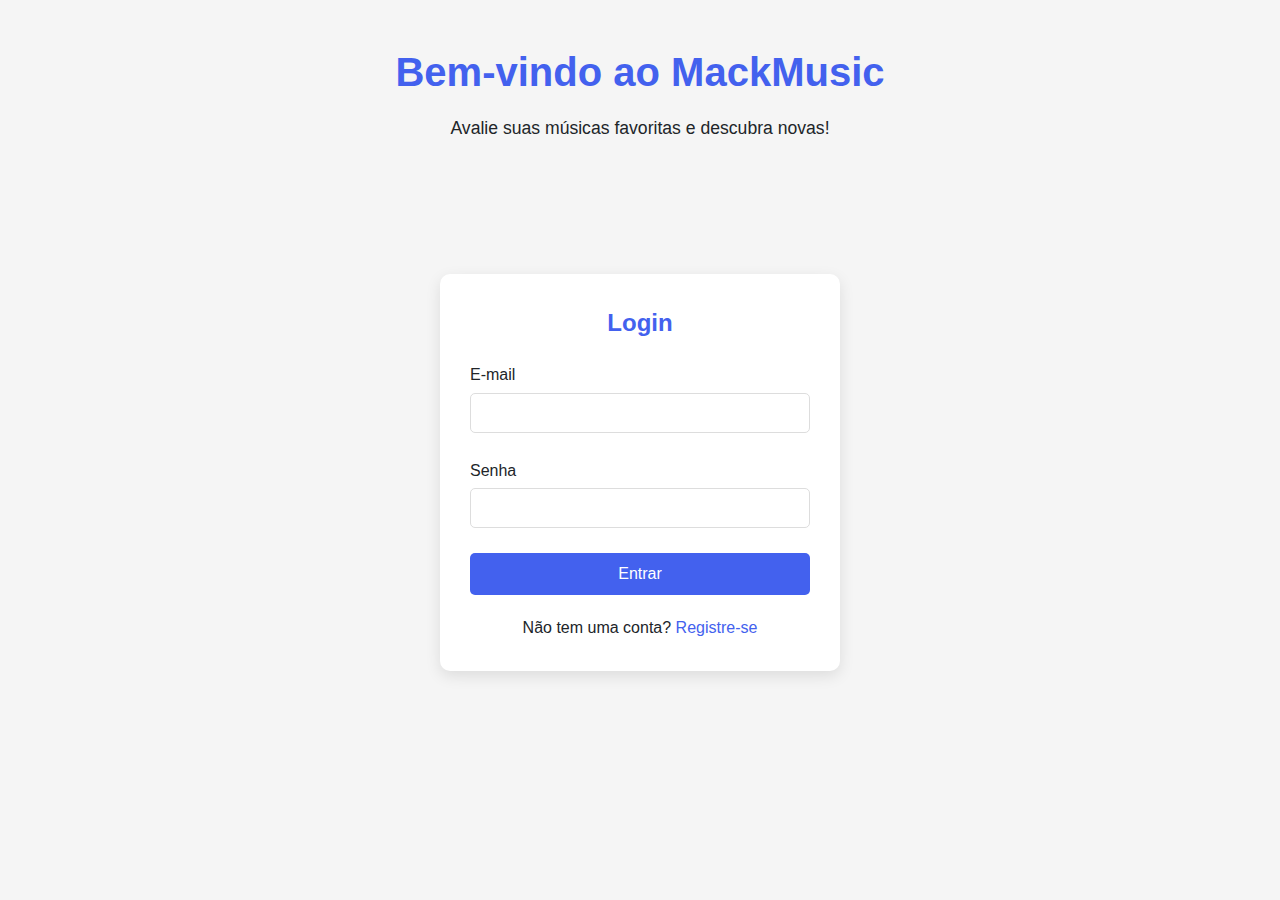
<file: 04_APIs/mackmusic-front/index.html>
<!DOCTYPE html>
<html lang="pt-BR">
<head>
    <meta charset="UTF-8">
    <meta name="viewport" content="width=device-width, initial-scale=1.0">
    <title>MackMusic App - Login</title>
    <link rel="stylesheet" href="css/style.css">
</head>
<body>
    <div class="container">
        <header class="header">
            <h1>Bem-vindo ao MackMusic</h1>
            <p>Avalie suas músicas favoritas e descubra novas!</p>
        </header>
        
        <main class="main-content">
            <div class="login-container">
                <h2>Login</h2>
                <form id="loginForm" class="auth-form">
                    <div class="form-group">
                        <label for="email">E-mail</label>
                        <input type="email" id="email" name="email" required>
                        <span class="error-message" id="emailError"></span>
                    </div>
                    
                    <div class="form-group">
                        <label for="password">Senha</label>
                        <input type="password" id="password" name="password" required>
                        <span class="error-message" id="passwordError"></span>
                    </div>
                    
                    <button type="submit" class="btn">Entrar</button>
                </form>
                
                <div class="register-link">
                    <p>Não tem uma conta? <a href="register.html">Registre-se</a></p>
                </div>
            </div>
        </main>
    </div>

    <script src="scripts/md5.js"></script>
    <script src="scripts/auth.js"></script>
</body>
</html>
</file>
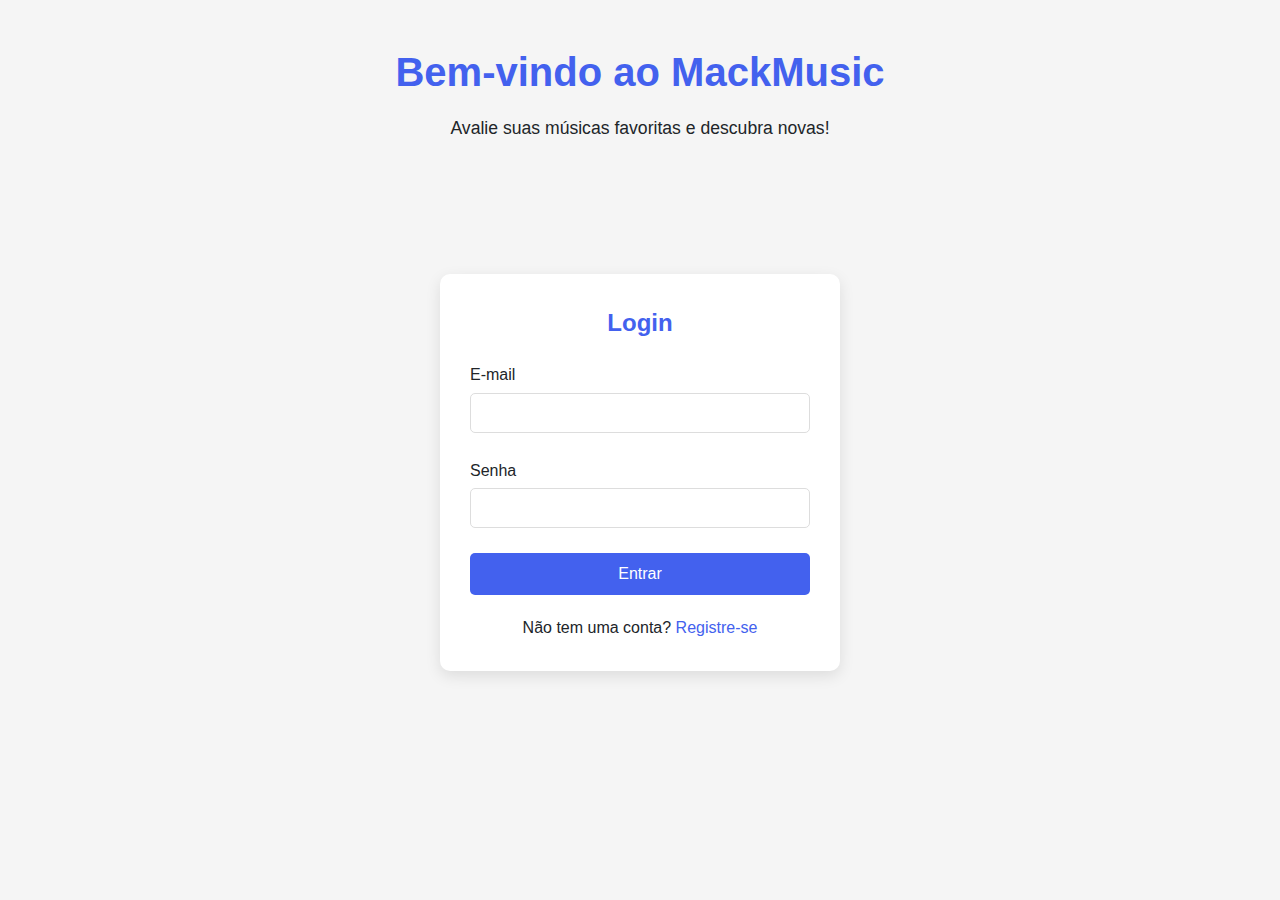
<file: 04_APIs/mackmusic-front/dashboard.html>
<!DOCTYPE html>
<html lang="pt-BR">
<head>
    <meta charset="UTF-8">
    <meta name="viewport" content="width=device-width, initial-scale=1.0">
    <title>Music Rating App - Dashboard</title>
    <link rel="stylesheet" href="css/style.css">
    <link rel="stylesheet" href="https://cdnjs.cloudflare.com/ajax/libs/font-awesome/6.0.0-beta3/css/all.min.css">
</head>
<body>
    <div class="container">
        <header class="header">
            <div class="user-info">
                <h1 id="welcome-message">Bem-vindo, </h1>
                <button id="logout-btn" class="btn btn-logout">Sair</button>
            </div>
            <div class="search-container">
                <input type="text" id="search-input" placeholder="Buscar músicas...">
                <button id="search-btn" class="btn">Buscar</button>
                <button id="add-song-btn" class="btn btn-primary">Adicionar Música</button>
            </div>
        </header>
        
        <main class="main-content">
            <div class="songs-container">
                <h2>Músicas Disponíveis</h2>
                <div id="songs-list" class="songs-list">
                    <!-- As músicas serão carregadas aqui via JavaScript -->
                </div>
            </div>
        </main>
    </div>

    <script src="scripts/dashboard.js"></script>
</body>
</html>
</file>
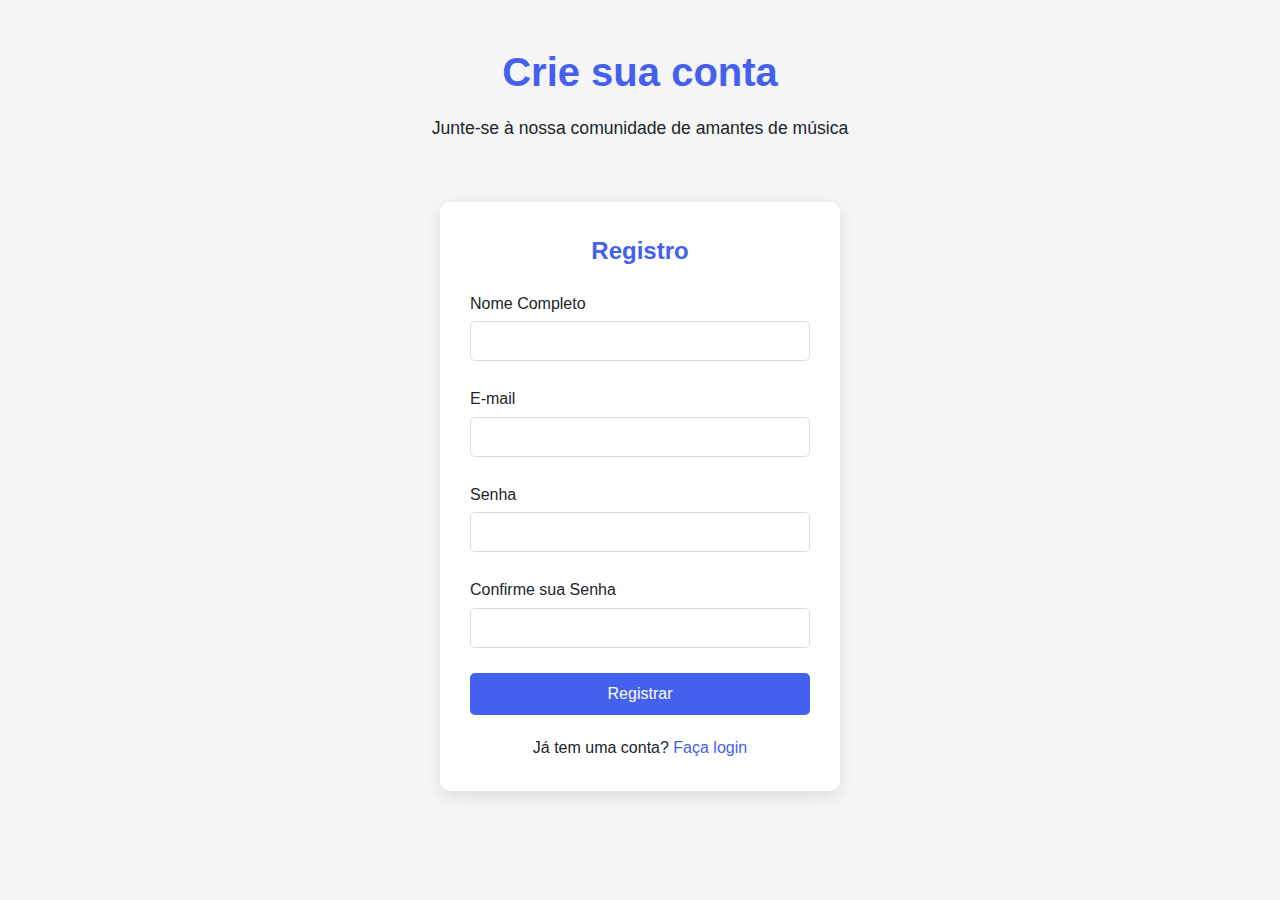
<file: 04_APIs/mackmusic-front/register.html>
<!DOCTYPE html>
<html lang="pt-BR">
<head>
    <meta charset="UTF-8">
    <meta name="viewport" content="width=device-width, initial-scale=1.0">
    <title>Music Rating App - Registro</title>
    <link rel="stylesheet" href="css/style.css">
</head>
<body>
    <div class="container">
        <header class="header">
            <h1>Crie sua conta</h1>
            <p>Junte-se à nossa comunidade de amantes de música</p>
        </header>
        
        <main class="main-content">
            <div class="register-container">
                <h2>Registro</h2>
                <form id="registerForm" class="auth-form">
                    <div class="form-group">
                        <label for="name">Nome Completo</label>
                        <input type="text" id="name" name="name" required>
                        <span class="error-message" id="nameError"></span>
                    </div>
                    
                    <div class="form-group">
                        <label for="email">E-mail</label>
                        <input type="email" id="email" name="email" required>
                        <span class="error-message" id="emailError"></span>
                    </div>
                    
                    <div class="form-group">
                        <label for="password">Senha</label>
                        <input type="password" id="password" name="password" required>
                        <span class="error-message" id="passwordError"></span>
                    </div>
                    
                    <div class="form-group">
                        <label for="confirmPassword">Confirme sua Senha</label>
                        <input type="password" id="confirmPassword" name="confirmPassword" required>
                        <span class="error-message" id="confirmPasswordError"></span>
                    </div>
                    
                    <button type="submit" class="btn">Registrar</button>
                </form>
                
                <div class="login-link">
                    <p>Já tem uma conta? <a href="index.html">Faça login</a></p>
                </div>
            </div>
        </main>
    </div>

    <script src="scripts/md5.js"></script>
    <script src="scripts/auth.js"></script>
</body>
</html>
</file>
<file: 04_APIs/mackmusic-front/css/style.css>
:root {
    /* Define variáveis CSS globais para facilitar manutenção de temas e cores */
    --primary-color: #4361ee;       /* Azul principal – destaque em títulos e botões */
    --secondary-color: #3f37c9;     /* Azul mais escuro – usado em hover e interações */
    --accent-color: #4895ef;        /* Azul claro – realce em elementos ativos (ex: bordas focadas) */
    --light-color: #f8f9fa;         /* Cor clara – usada como fundo suave */
    --dark-color: #212529;          /* Cor escura – usada principalmente em textos */
    --success-color: #4bb543;       /* Verde – mensagens de sucesso */
    --error-color: #ff3333;         /* Vermelho – mensagens de erro ou botões críticos */
}

* {
    /* Reseta margens e paddings padrão e define caixa de dimensionamento */
    margin: 0;
    padding: 0;
    box-sizing: border-box;        /* Inclui padding e borda no cálculo total de largura/altura */
    font-family: 'Segoe UI', Tahoma, Geneva, Verdana, sans-serif; /* Fonte limpa e legível */
}

body {
    background-color: #f5f5f5;      /* Fundo neutro claro para toda a página */
    color: var(--dark-color);       /* Cor de texto padrão */
    line-height: 1.6;               /* Espaçamento entre linhas para melhor leitura */
}

.container {
    max-width: 1200px;              /* Define limite de largura para o conteúdo */
    margin: 0 auto;                 /* Centraliza horizontalmente */
    padding: 20px;                  /* Espaçamento interno */
}

.header {
    text-align: center;            /* Centraliza o conteúdo do cabeçalho */
    margin-bottom: 40px;           /* Espaço inferior */
    padding: 20px 0;               /* Espaçamento vertical */
}

.header h1 {
    font-size: 2.5rem;             /* Título grande */
    color: var(--primary-color);   /* Usa a cor principal como destaque */
    margin-bottom: 10px;           /* Espaço inferior ao título */
}

.header p {
    font-size: 1.1rem;             /* Subtítulo levemente maior que o normal */
    color: var(--dark-color);      /* Cor de texto padrão */
}

.main-content {
    display: flex;                 /* Flexbox para centralizar o conteúdo */
    justify-content: center;
    align-items: center;
    min-height: 60vh;              /* Garante uma altura mínima, centralizando verticalmente */
}

.login-container, .register-container {
    background: white;            /* Fundo branco para contraste com o body */
    padding: 30px;
    border-radius: 10px;          /* Cantos arredondados */
    box-shadow: 0 5px 15px rgba(0, 0, 0, 0.1); /* Sombra para dar profundidade */
    width: 100%;
    max-width: 400px;             /* Limita largura em telas maiores */
}

.login-container h2, .register-container h2 {
    text-align: center;
    margin-bottom: 20px;
    color: var(--primary-color);
}

.auth-form {
    display: flex;
    flex-direction: column;       /* Campos do formulário dispostos verticalmente */
}

.form-group {
    margin-bottom: 20px;
}

.form-group label {
    display: block;
    margin-bottom: 5px;
    font-weight: 500;
}

.form-group input {
    width: 100%;
    padding: 10px;
    border: 1px solid #ddd;
    border-radius: 5px;
    font-size: 1rem;
}

.form-group input:focus {
    outline: none;                /* Remove contorno ao focar */
    border-color: var(--accent-color); /* Realce ao foco no campo */
}

.error-message {
    color: var(--error-color);
    font-size: 0.8rem;
    margin-top: 5px;
    display: block;
}

.btn {
    background-color: var(--primary-color);
    color: white;
    border: none;
    padding: 12px;
    border-radius: 5px;
    font-size: 1rem;
    cursor: pointer;
    transition: background-color 0.3s;
}

.btn:hover {
    background-color: var(--secondary-color);
}

.register-link, .login-link {
    text-align: center;
    margin-top: 20px;
}

.register-link a, .login-link a {
    color: var(--primary-color);
    text-decoration: none;
    font-weight: 500;
}

.register-link a:hover, .login-link a:hover {
    text-decoration: underline;
}

/* Mensagem de sucesso exibida após ações como registro ou envio de avaliação */
.success-message {
    background-color: rgba(75, 181, 67, 0.2);
    color: var(--success-color);
    padding: 15px;
    border-radius: 5px;
    margin-bottom: 20px;
    text-align: center;
    display: none;
}

/* ----------------- Estilização do Dashboard ----------------- */

.user-info {
    display: flex;                        /* Exibe informações do usuário em linha */
    justify-content: space-between;      /* Espaçamento entre os elementos */
    align-items: center;
    margin-bottom: 20px;
}

.search-container {
    display: flex;
    gap: 10px;                            /* Espaço entre campo de busca e botão */
    margin-bottom: 30px;
}

.search-container input {
    flex: 1;                              /* Ocupa o espaço disponível */
    padding: 10px;
    border: 1px solid #ddd;
    border-radius: 5px;
    font-size: 1rem;
}

.btn-primary {
    background-color: var(--accent-color); /* Cor diferenciada para botão de ação principal */
}

.btn-logout {
    background-color: var(--error-color); /* Vermelho para botão de logout (ação crítica) */
}

.songs-list {
    display: grid;                        /* Grid para exibir músicas em cards */
    grid-template-columns: repeat(auto-fill, minmax(300px, 1fr));
    gap: 20px;
    margin-top: 20px;
}

.song-card {
    background: white;
    border-radius: 8px;
    box-shadow: 0 2px 10px rgba(0, 0, 0, 0.1);
    padding: 20px;
    transition: transform 0.3s;          /* Animação ao passar o mouse */
}

.song-card:hover {
    transform: translateY(-5px);         /* Efeito visual de "levantar" o card */
}

.song-header {
    display: flex;
    justify-content: space-between;
    margin-bottom: 10px;
}

.song-title {
    font-size: 1.2rem;
    font-weight: 600;
    color: var(--primary-color);
}

.song-artist {
    color: var(--dark-color);
    margin-bottom: 5px;
}

.song-details {
    color: #666;
    font-size: 0.9rem;
    margin-bottom: 15px;
}

.rating-container {
    margin-top: 15px;
}

.rating-header {
    display: flex;
    align-items: center;
    margin-bottom: 10px;
}

.rating-stars {
    color: #ffc107;                       /* Cor amarela (estilo estrelas) */
    margin-right: 10px;
}

.rating-count {
    font-size: 0.8rem;
    color: #666;
}

.rating-list {
    max-height: 200px;
    overflow-y: auto;                    /* Rolagem vertical para avaliações longas */
    padding-right: 10px;
}

.rating-item {
    background: #f8f9fa;
    border-radius: 5px;
    padding: 10px;
    margin-bottom: 10px;
}

.rating-user {
    font-weight: 600;
    margin-bottom: 5px;
}

.rating-comment {
    font-size: 0.9rem;
    color: #333;
    margin-bottom: 5px;
}

.rating-meta {
    display: flex;
    justify-content: space-between;
    font-size: 0.8rem;
    color: #666;
}

.no-ratings {
    color: #666;
    font-style: italic;
    text-align: center;
    padding: 10px;
}

.no-results {
    text-align: center;
    color: #666;
    padding: 20px;
    grid-column: 1 / -1;                /* Ocupa toda a largura da grid */
}

.add-rating-form {
    margin-top: 15px;
    padding-top: 15px;
    border-top: 1px solid #eee;        /* Separação visual */
}

.add-rating-form h4 {
    margin-bottom: 10px;
}

.star-rating {
    display: flex;
    gap: 5px;
    margin-bottom: 10px;
}

.star-rating .star {
    cursor: pointer;
    color: #ddd;
    font-size: 1.2rem;
}

.star-rating .star.active {
    color: #ffc107;                    /* Estrela selecionada */
}

.add-rating-form textarea {
    width: 100%;
    padding: 8px;
    border: 1px solid #ddd;
    border-radius: 5px;
    margin-bottom: 10px;
    resize: vertical;
    min-height: 60px;
}

.add-rating-form button {
    width: 100%;                       /* Botão de envio ocupa toda a largura */
}
</file>
